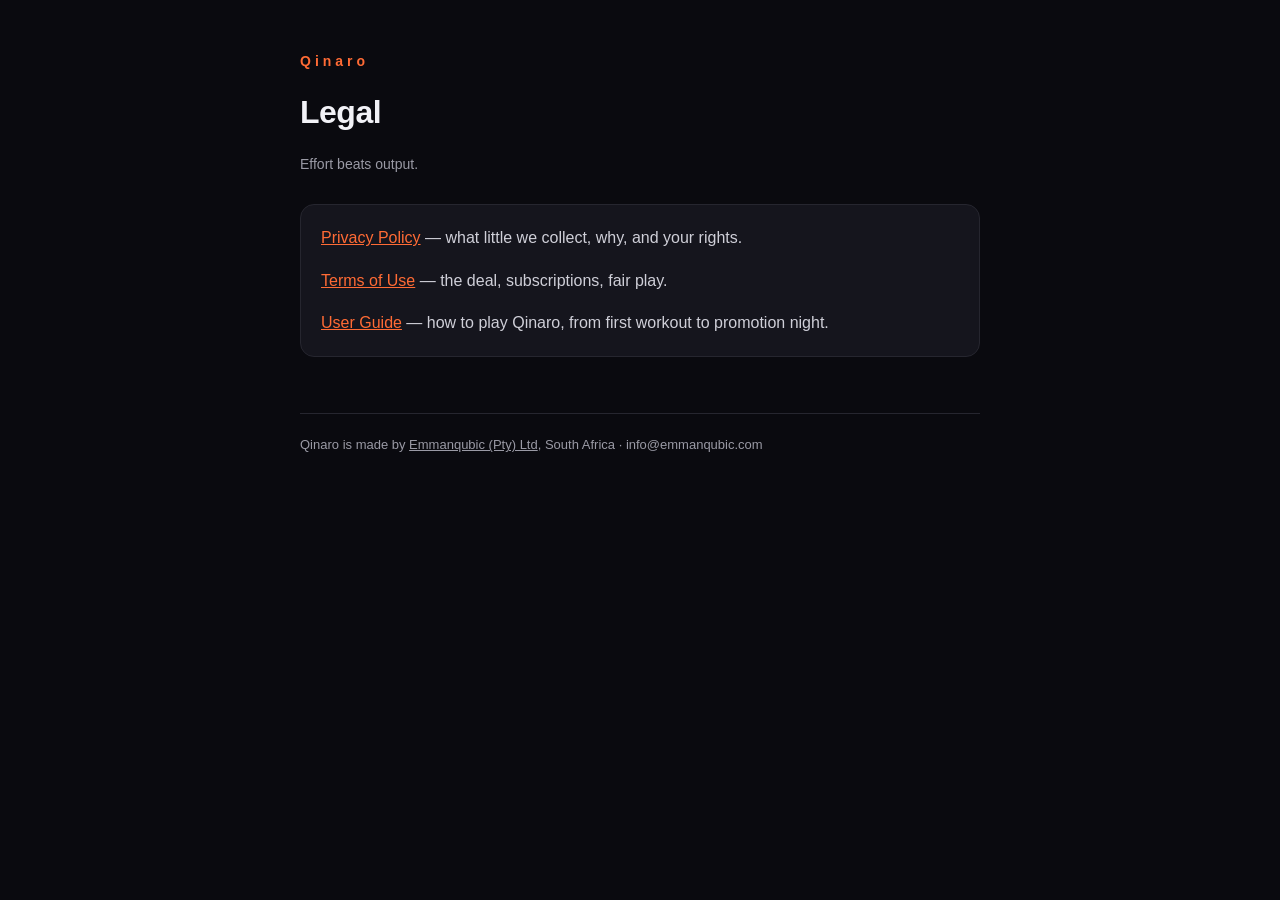
<file: index.html>
<!doctype html>
<html lang="en">
<head>
<meta charset="utf-8">
<meta name="viewport" content="width=device-width, initial-scale=1">
<title>Qinaro — Legal</title>
<link rel="stylesheet" href="style.css">
</head>
<body>
<main>
  <span class="brand">Qinaro</span>
  <h1>Legal</h1>
  <p class="meta">Effort beats output.</p>
  <div class="card">
    <p><a href="privacy/">Privacy Policy</a> — what little we collect, why, and your rights.</p>
    <p><a href="terms/">Terms of Use</a> — the deal, subscriptions, fair play.</p>
    <p><a href="guide/">User Guide</a> — how to play Qinaro, from first workout to promotion night.</p>
  </div>
  <footer>Qinaro is made by <a href="https://emmanqubic.com">Emmanqubic (Pty) Ltd</a>, South Africa · info@emmanqubic.com</footer>
</main>
</body>
</html>
</file>
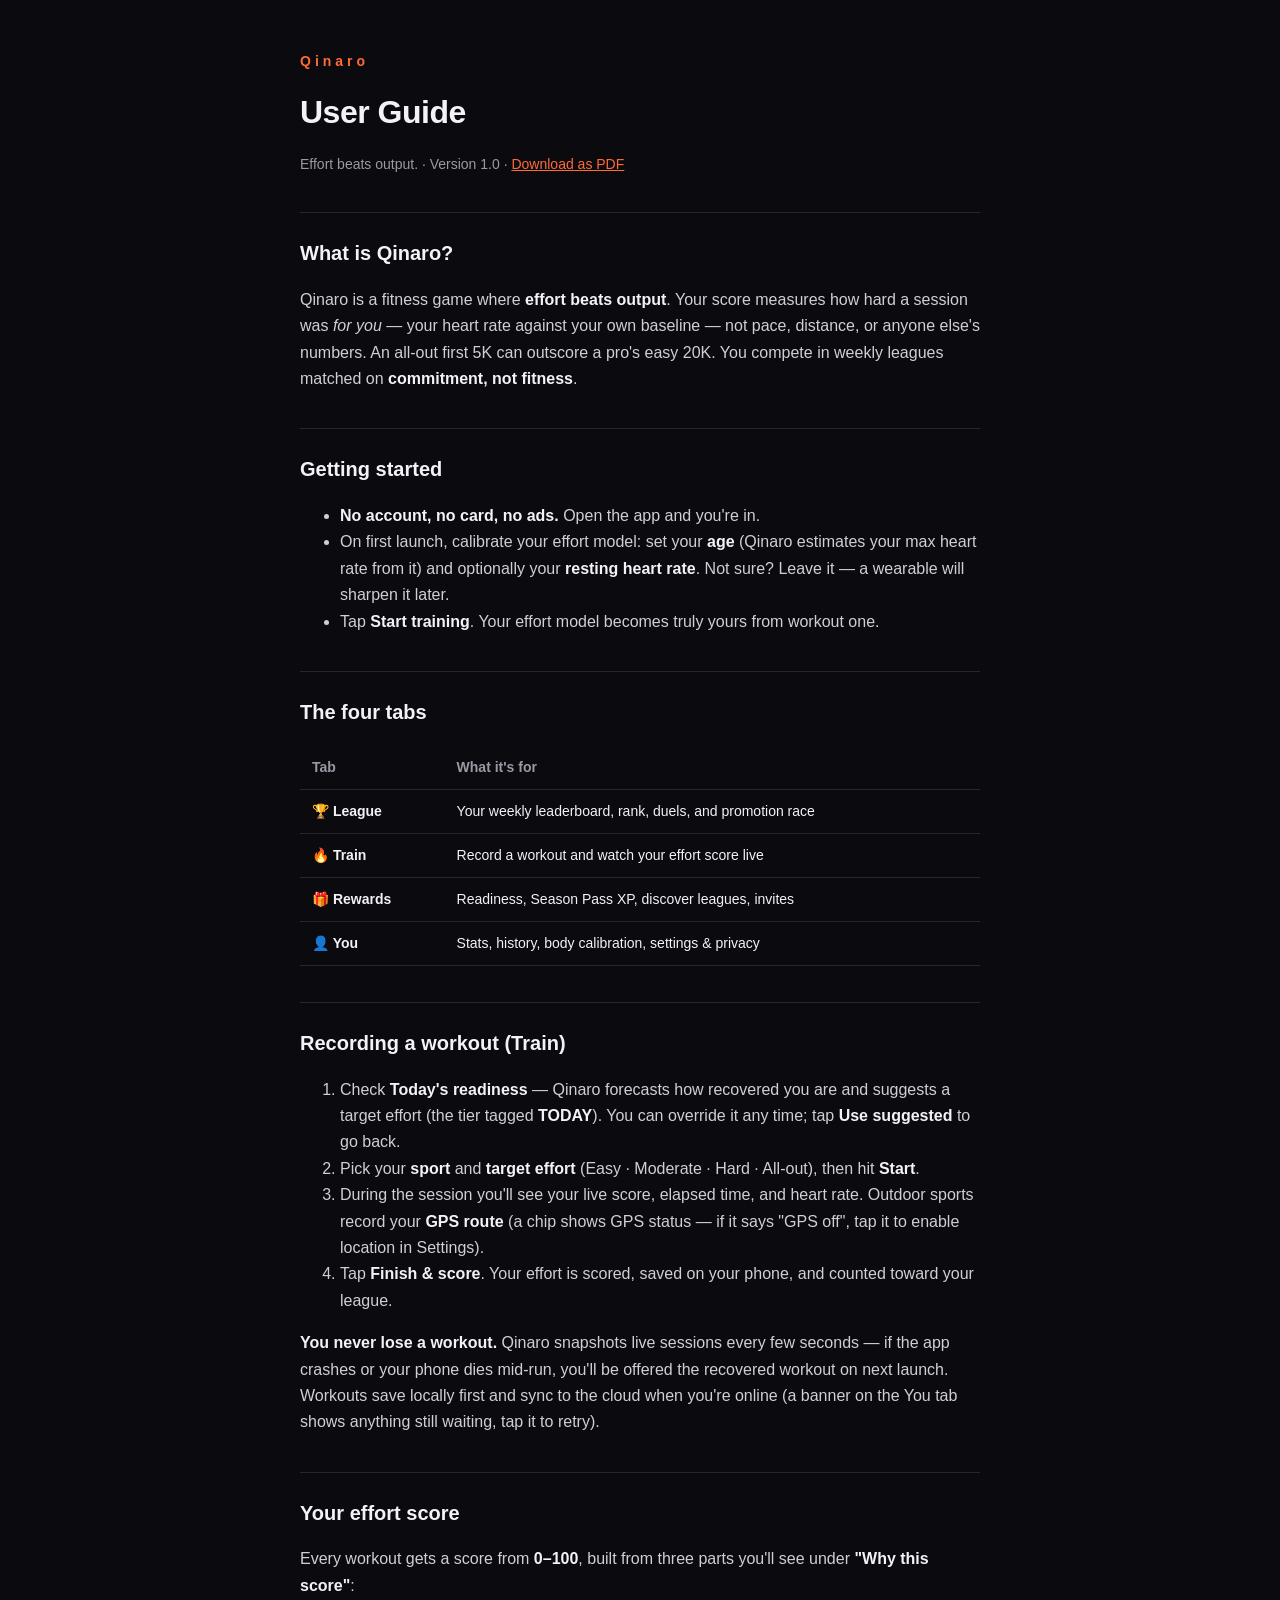
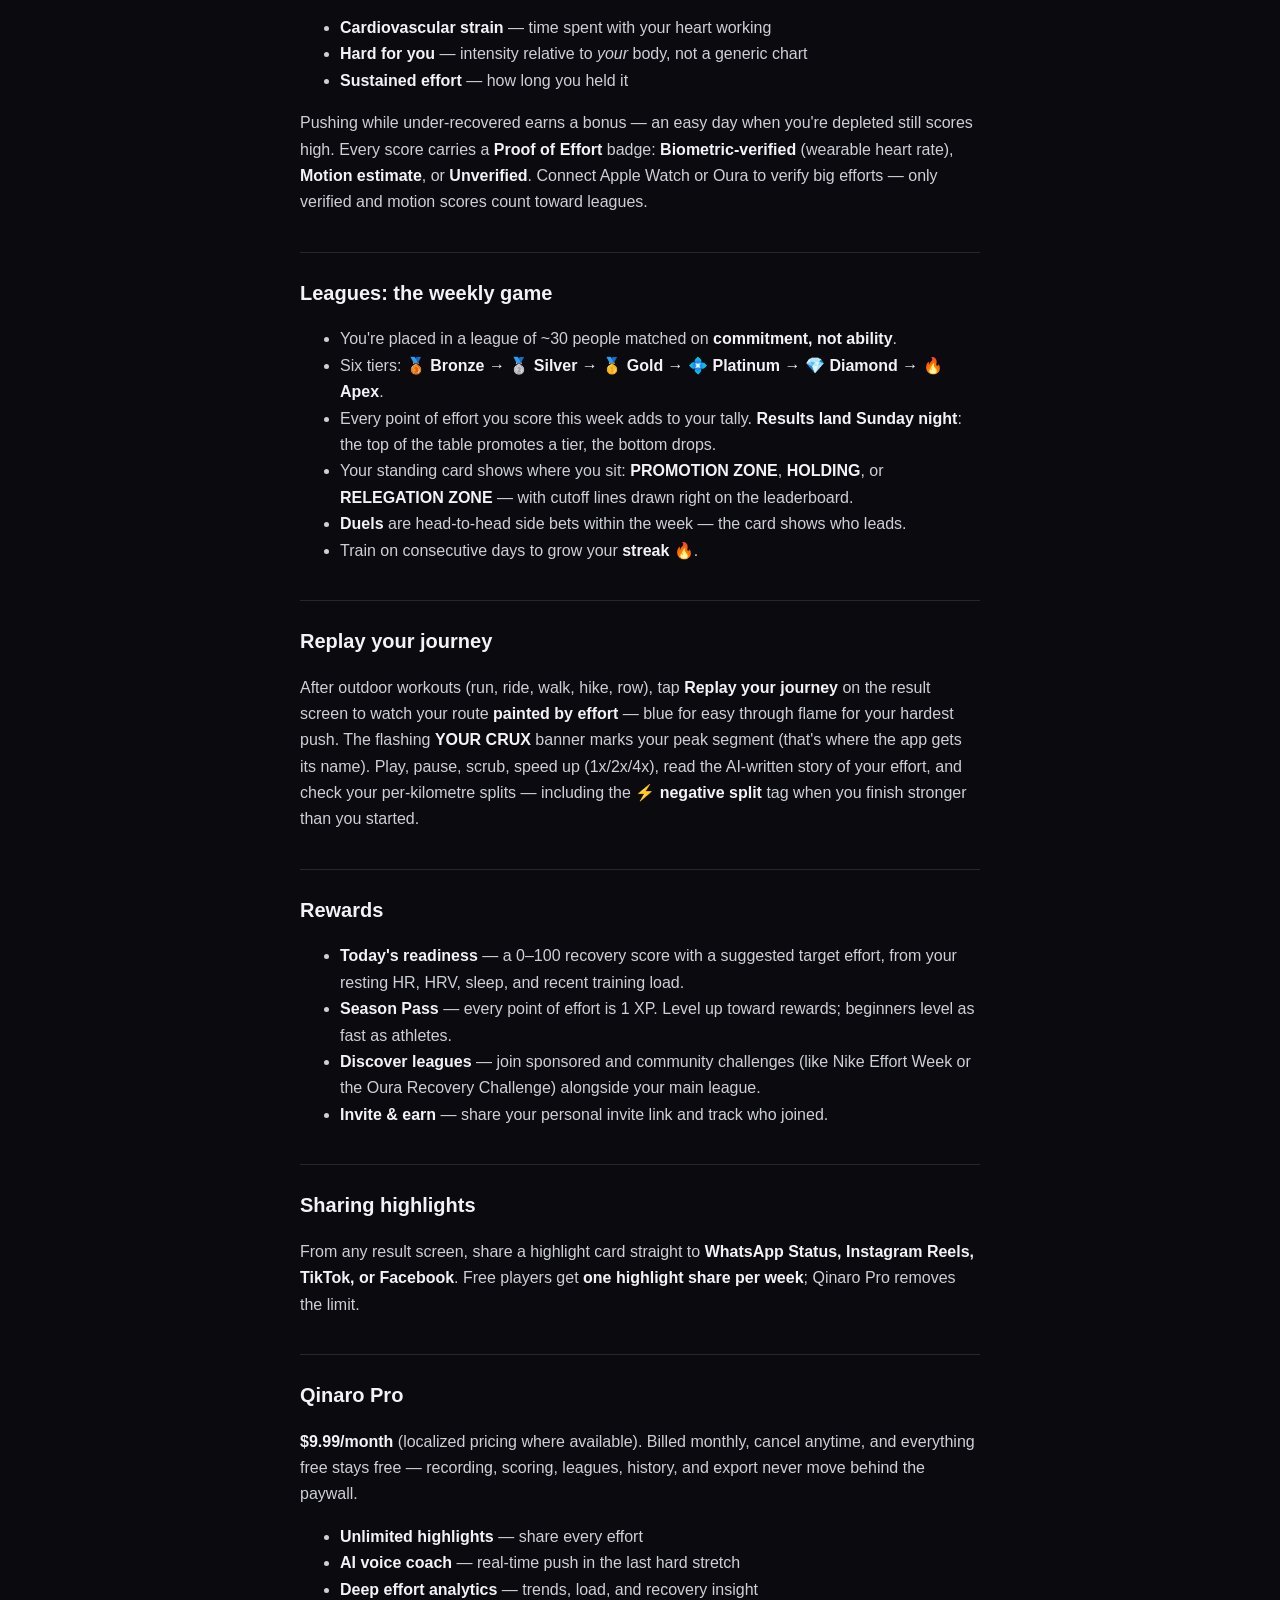
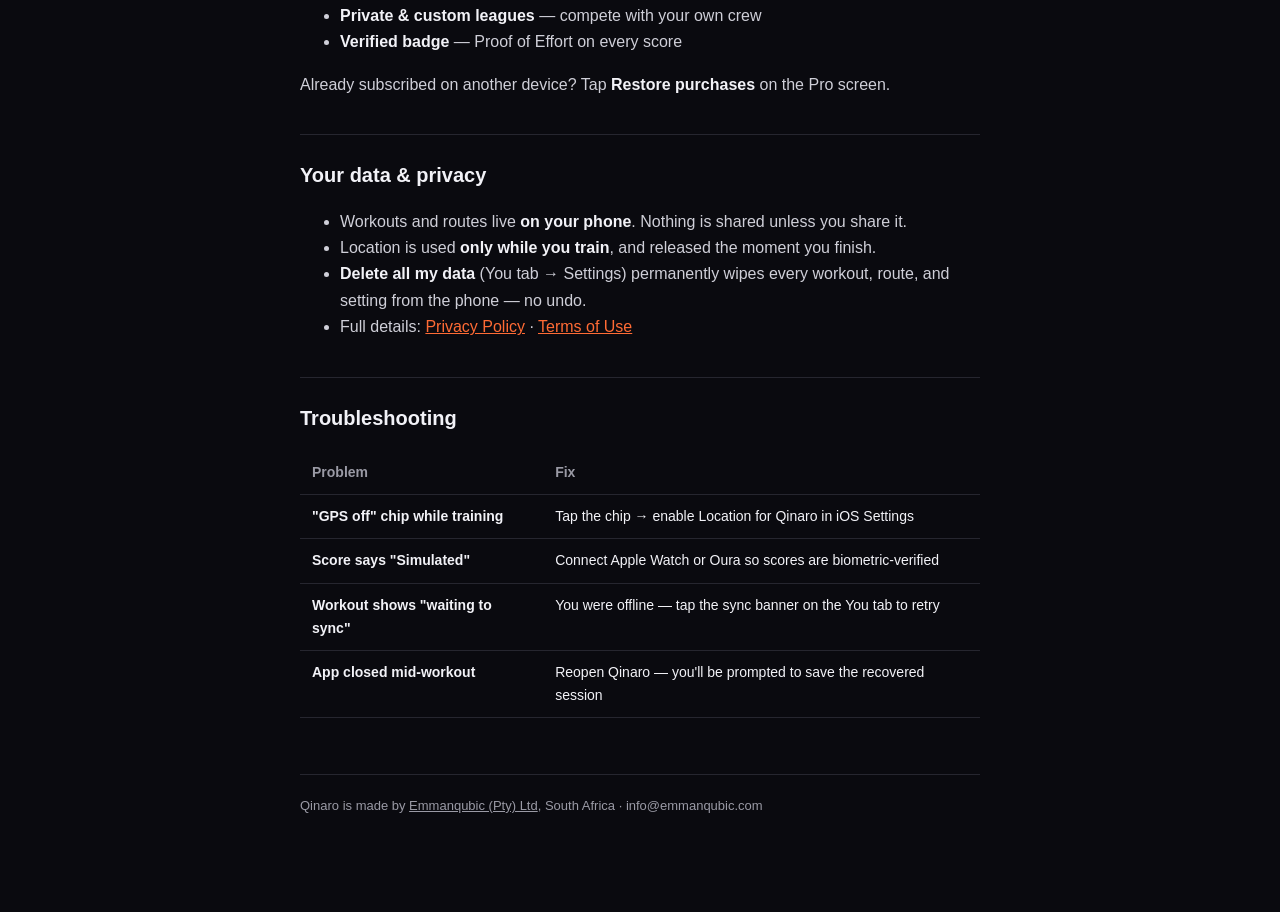
<file: guide/index.html>
<!doctype html>
<html lang="en">
<head>
<meta charset="utf-8">
<meta name="viewport" content="width=device-width, initial-scale=1">
<title>Qinaro — User Guide</title>
<link rel="stylesheet" href="../style.css">
</head>
<body>
<main>
  <a class="brand" href="../">Qinaro</a>
  <h1>User Guide</h1>
  <p class="meta">Effort beats output. · Version 1.0 · <a href="../CRUX-User-Guide.pdf">Download as PDF</a></p>

  <h2>What is Qinaro?</h2>
  <p>Qinaro is a fitness game where <strong>effort beats output</strong>. Your score measures how hard a session was <em>for you</em> — your heart rate against your own baseline — not pace, distance, or anyone else's numbers. An all-out first 5K can outscore a pro's easy 20K. You compete in weekly leagues matched on <strong>commitment, not fitness</strong>.</p>

  <h2>Getting started</h2>
  <ul>
    <li><strong>No account, no card, no ads.</strong> Open the app and you're in.</li>
    <li>On first launch, calibrate your effort model: set your <strong>age</strong> (Qinaro estimates your max heart rate from it) and optionally your <strong>resting heart rate</strong>. Not sure? Leave it — a wearable will sharpen it later.</li>
    <li>Tap <strong>Start training</strong>. Your effort model becomes truly yours from workout one.</li>
  </ul>

  <h2>The four tabs</h2>
  <table>
    <tr><th>Tab</th><th>What it's for</th></tr>
    <tr><td>🏆 League</td><td>Your weekly leaderboard, rank, duels, and promotion race</td></tr>
    <tr><td>🔥 Train</td><td>Record a workout and watch your effort score live</td></tr>
    <tr><td>🎁 Rewards</td><td>Readiness, Season Pass XP, discover leagues, invites</td></tr>
    <tr><td>👤 You</td><td>Stats, history, body calibration, settings &amp; privacy</td></tr>
  </table>

  <h2>Recording a workout (Train)</h2>
  <ol>
    <li>Check <strong>Today's readiness</strong> — Qinaro forecasts how recovered you are and suggests a target effort (the tier tagged <strong>TODAY</strong>). You can override it any time; tap <strong>Use suggested</strong> to go back.</li>
    <li>Pick your <strong>sport</strong> and <strong>target effort</strong> (Easy · Moderate · Hard · All-out), then hit <strong>Start</strong>.</li>
    <li>During the session you'll see your live score, elapsed time, and heart rate. Outdoor sports record your <strong>GPS route</strong> (a chip shows GPS status — if it says "GPS off", tap it to enable location in Settings).</li>
    <li>Tap <strong>Finish &amp; score</strong>. Your effort is scored, saved on your phone, and counted toward your league.</li>
  </ol>
  <p><strong>You never lose a workout.</strong> Qinaro snapshots live sessions every few seconds — if the app crashes or your phone dies mid-run, you'll be offered the recovered workout on next launch. Workouts save locally first and sync to the cloud when you're online (a banner on the You tab shows anything still waiting, tap it to retry).</p>

  <h2>Your effort score</h2>
  <p>Every workout gets a score from <strong>0–100</strong>, built from three parts you'll see under <strong>"Why this score"</strong>:</p>
  <ul>
    <li><strong>Cardiovascular strain</strong> — time spent with your heart working</li>
    <li><strong>Hard for you</strong> — intensity relative to <em>your</em> body, not a generic chart</li>
    <li><strong>Sustained effort</strong> — how long you held it</li>
  </ul>
  <p>Pushing while under-recovered earns a bonus — an easy day when you're depleted still scores high. Every score carries a <strong>Proof of Effort</strong> badge: <strong>Biometric-verified</strong> (wearable heart rate), <strong>Motion estimate</strong>, or <strong>Unverified</strong>. Connect Apple Watch or Oura to verify big efforts — only verified and motion scores count toward leagues.</p>

  <h2>Leagues: the weekly game</h2>
  <ul>
    <li>You're placed in a league of ~30 people matched on <strong>commitment, not ability</strong>.</li>
    <li>Six tiers: <strong>🥉 Bronze → 🥈 Silver → 🥇 Gold → 💠 Platinum → 💎 Diamond → 🔥 Apex</strong>.</li>
    <li>Every point of effort you score this week adds to your tally. <strong>Results land Sunday night</strong>: the top of the table promotes a tier, the bottom drops.</li>
    <li>Your standing card shows where you sit: <strong>PROMOTION ZONE</strong>, <strong>HOLDING</strong>, or <strong>RELEGATION ZONE</strong> — with cutoff lines drawn right on the leaderboard.</li>
    <li><strong>Duels</strong> are head-to-head side bets within the week — the card shows who leads.</li>
    <li>Train on consecutive days to grow your <strong>streak</strong> 🔥.</li>
  </ul>

  <h2>Replay your journey</h2>
  <p>After outdoor workouts (run, ride, walk, hike, row), tap <strong>Replay your journey</strong> on the result screen to watch your route <strong>painted by effort</strong> — blue for easy through flame for your hardest push. The flashing <strong>YOUR CRUX</strong> banner marks your peak segment (that's where the app gets its name). Play, pause, scrub, speed up (1x/2x/4x), read the AI-written story of your effort, and check your per-kilometre splits — including the <strong>⚡ negative split</strong> tag when you finish stronger than you started.</p>

  <h2>Rewards</h2>
  <ul>
    <li><strong>Today's readiness</strong> — a 0–100 recovery score with a suggested target effort, from your resting HR, HRV, sleep, and recent training load.</li>
    <li><strong>Season Pass</strong> — every point of effort is 1 XP. Level up toward rewards; beginners level as fast as athletes.</li>
    <li><strong>Discover leagues</strong> — join sponsored and community challenges (like Nike Effort Week or the Oura Recovery Challenge) alongside your main league.</li>
    <li><strong>Invite &amp; earn</strong> — share your personal invite link and track who joined.</li>
  </ul>

  <h2>Sharing highlights</h2>
  <p>From any result screen, share a highlight card straight to <strong>WhatsApp Status, Instagram Reels, TikTok, or Facebook</strong>. Free players get <strong>one highlight share per week</strong>; Qinaro Pro removes the limit.</p>

  <h2>Qinaro Pro</h2>
  <p><strong>$9.99/month</strong> (localized pricing where available). Billed monthly, cancel anytime, and everything free stays free — recording, scoring, leagues, history, and export never move behind the paywall.</p>
  <ul>
    <li><strong>Unlimited highlights</strong> — share every effort</li>
    <li><strong>AI voice coach</strong> — real-time push in the last hard stretch</li>
    <li><strong>Deep effort analytics</strong> — trends, load, and recovery insight</li>
    <li><strong>Private &amp; custom leagues</strong> — compete with your own crew</li>
    <li><strong>Verified badge</strong> — Proof of Effort on every score</li>
  </ul>
  <p>Already subscribed on another device? Tap <strong>Restore purchases</strong> on the Pro screen.</p>

  <h2>Your data &amp; privacy</h2>
  <ul>
    <li>Workouts and routes live <strong>on your phone</strong>. Nothing is shared unless you share it.</li>
    <li>Location is used <strong>only while you train</strong>, and released the moment you finish.</li>
    <li><strong>Delete all my data</strong> (You tab → Settings) permanently wipes every workout, route, and setting from the phone — no undo.</li>
    <li>Full details: <a href="../privacy/">Privacy Policy</a> · <a href="../terms/">Terms of Use</a></li>
  </ul>

  <h2>Troubleshooting</h2>
  <table>
    <tr><th>Problem</th><th>Fix</th></tr>
    <tr><td>"GPS off" chip while training</td><td>Tap the chip → enable Location for Qinaro in iOS Settings</td></tr>
    <tr><td>Score says "Simulated"</td><td>Connect Apple Watch or Oura so scores are biometric-verified</td></tr>
    <tr><td>Workout shows "waiting to sync"</td><td>You were offline — tap the sync banner on the You tab to retry</td></tr>
    <tr><td>App closed mid-workout</td><td>Reopen Qinaro — you'll be prompted to save the recovered session</td></tr>
  </table>

  <footer>Qinaro is made by <a href="https://emmanqubic.com">Emmanqubic (Pty) Ltd</a>, South Africa · info@emmanqubic.com</footer>
</main>
</body>
</html>
</file>
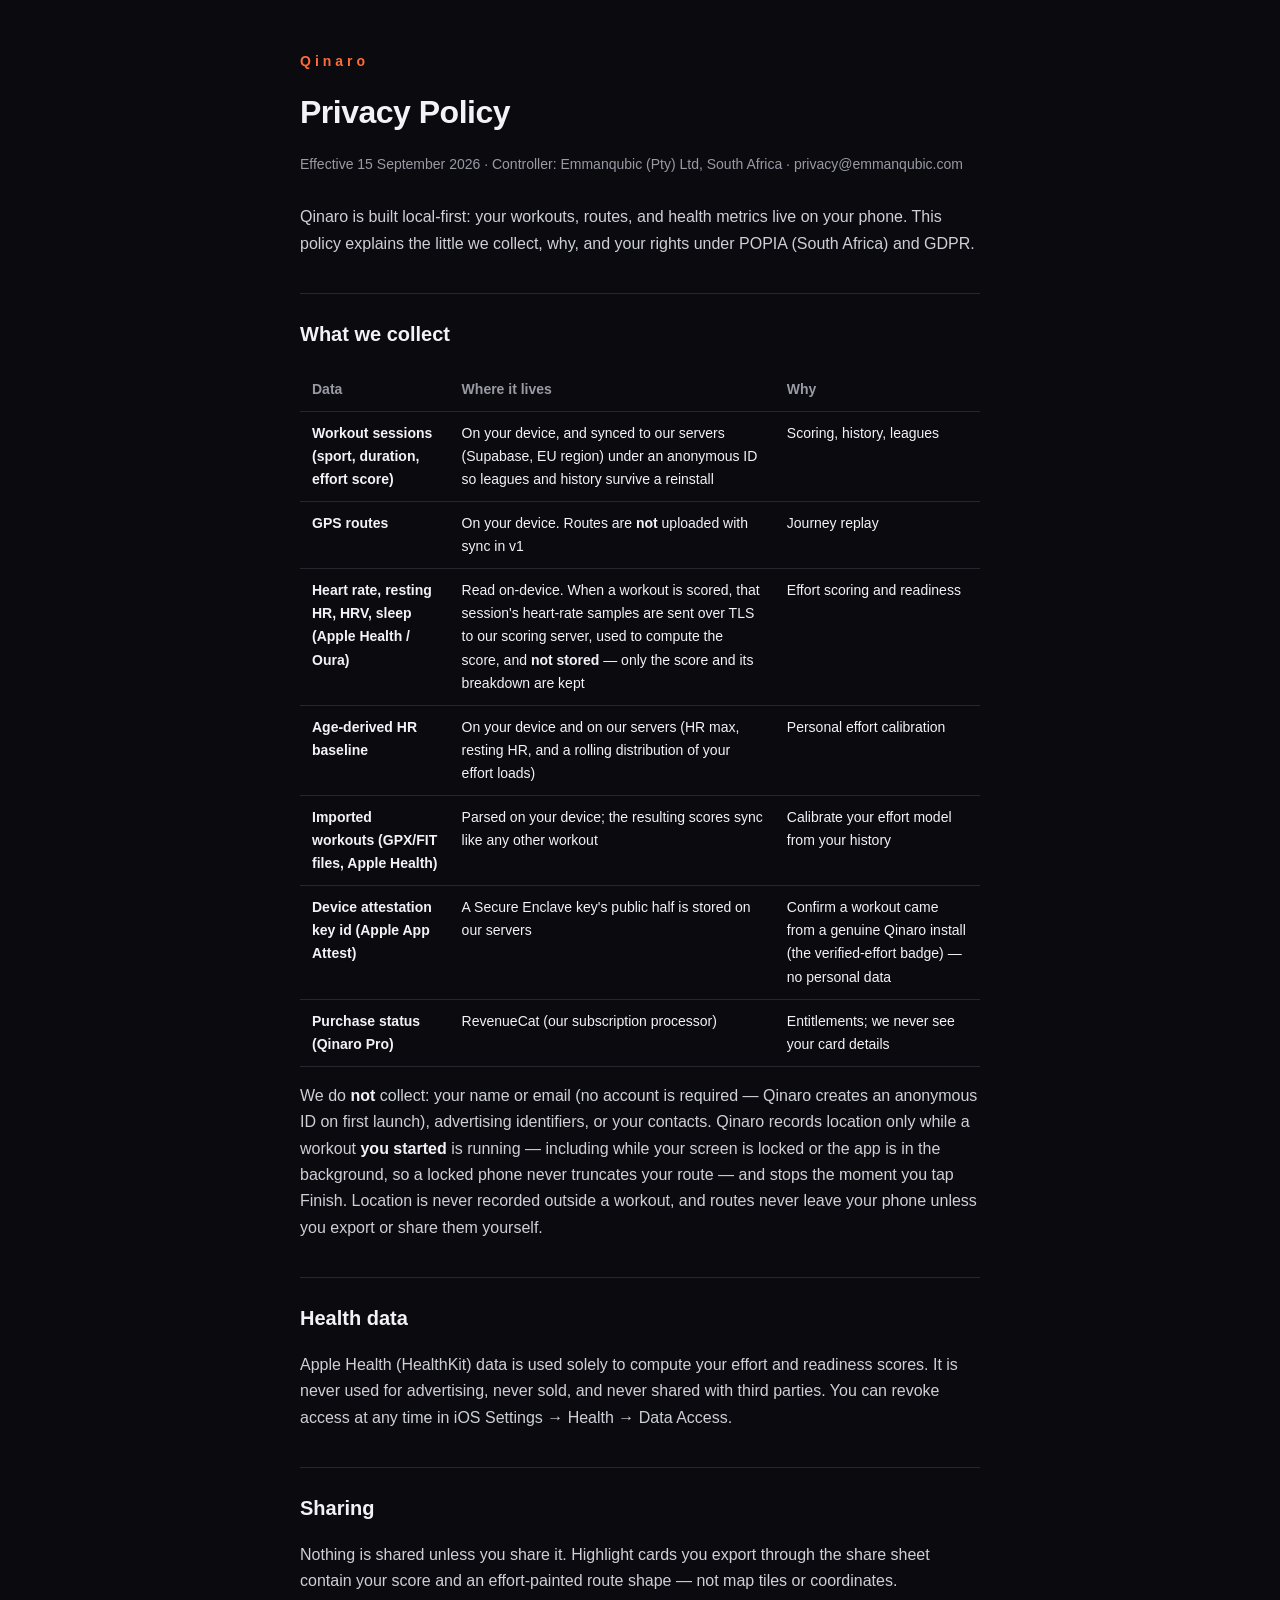
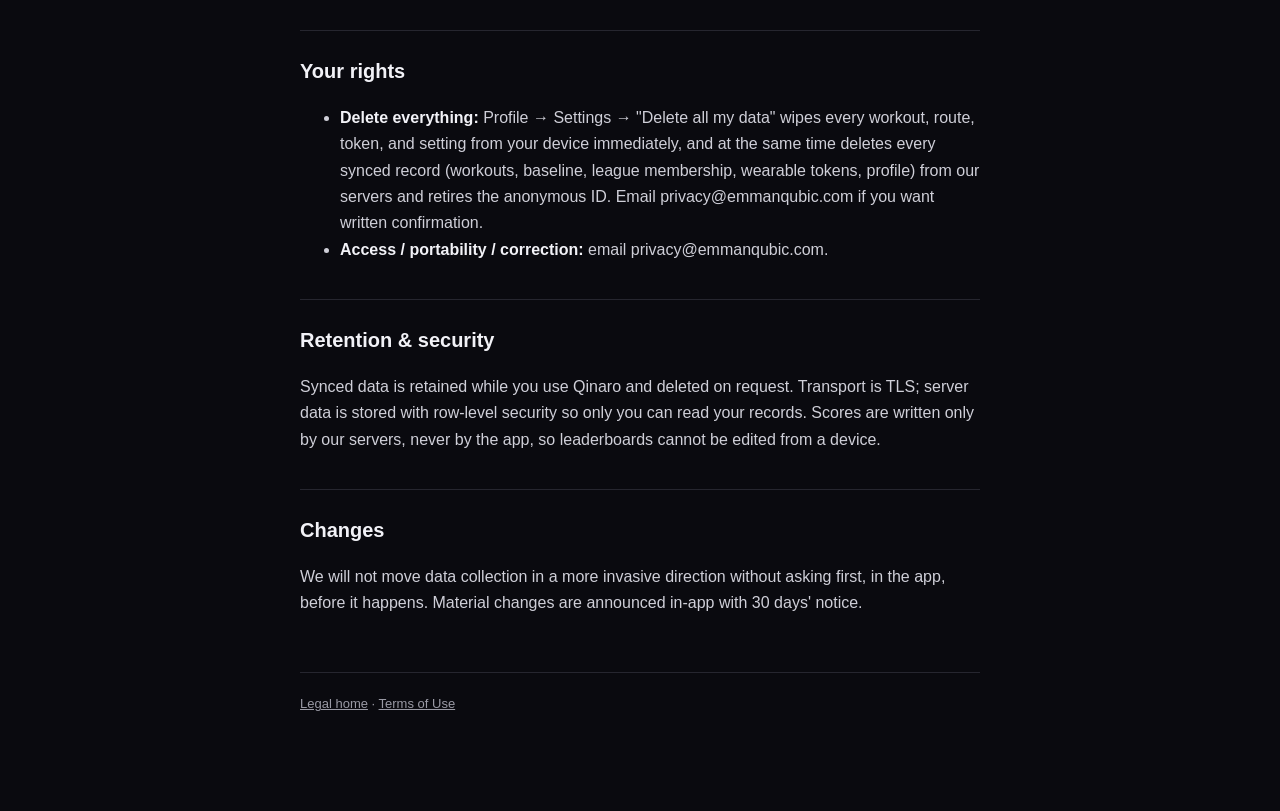
<file: privacy/index.html>
<!doctype html>
<html lang="en">
<head>
<meta charset="utf-8">
<meta name="viewport" content="width=device-width, initial-scale=1">
<title>Qinaro — Privacy Policy</title>
<link rel="stylesheet" href="../style.css">
</head>
<body>
<main>
  <a class="brand" href="../">Qinaro</a>
  <h1>Privacy Policy</h1>
  <p class="meta">Effective 15 September 2026 · Controller: Emmanqubic (Pty) Ltd, South Africa · privacy@emmanqubic.com</p>

  <p>Qinaro is built local-first: your workouts, routes, and health metrics live on your phone. This policy explains the little we collect, why, and your rights under POPIA (South Africa) and GDPR.</p>

  <h2>What we collect</h2>
  <table>
    <tr><th>Data</th><th>Where it lives</th><th>Why</th></tr>
    <tr><td>Workout sessions (sport, duration, effort score)</td><td>On your device, and synced to our servers (Supabase, EU region) under an anonymous ID so leagues and history survive a reinstall</td><td>Scoring, history, leagues</td></tr>
    <tr><td>GPS routes</td><td>On your device. Routes are <strong>not</strong> uploaded with sync in v1</td><td>Journey replay</td></tr>
    <tr><td>Heart rate, resting HR, HRV, sleep (Apple Health / Oura)</td><td>Read on-device. When a workout is scored, that session's heart-rate samples are sent over TLS to our scoring server, used to compute the score, and <strong>not stored</strong> — only the score and its breakdown are kept</td><td>Effort scoring and readiness</td></tr>
    <tr><td>Age-derived HR baseline</td><td>On your device and on our servers (HR max, resting HR, and a rolling distribution of your effort loads)</td><td>Personal effort calibration</td></tr>
    <tr><td>Imported workouts (GPX/FIT files, Apple Health)</td><td>Parsed on your device; the resulting scores sync like any other workout</td><td>Calibrate your effort model from your history</td></tr>
    <tr><td>Device attestation key id (Apple App Attest)</td><td>A Secure Enclave key's public half is stored on our servers</td><td>Confirm a workout came from a genuine Qinaro install (the verified-effort badge) — no personal data</td></tr>
    <tr><td>Purchase status (Qinaro Pro)</td><td>RevenueCat (our subscription processor)</td><td>Entitlements; we never see your card details</td></tr>
  </table>

  <p>We do <strong>not</strong> collect: your name or email (no account is required — Qinaro creates an anonymous ID on first launch), advertising identifiers, or your contacts. Qinaro records location only while a workout <strong>you started</strong> is running — including while your screen is locked or the app is in the background, so a locked phone never truncates your route — and stops the moment you tap Finish. Location is never recorded outside a workout, and routes never leave your phone unless you export or share them yourself.</p>

  <h2>Health data</h2>
  <p>Apple Health (HealthKit) data is used solely to compute your effort and readiness scores. It is never used for advertising, never sold, and never shared with third parties. You can revoke access at any time in iOS Settings → Health → Data Access.</p>

  <h2>Sharing</h2>
  <p>Nothing is shared unless you share it. Highlight cards you export through the share sheet contain your score and an effort-painted route shape — not map tiles or coordinates.</p>

  <h2>Your rights</h2>
  <ul>
    <li><strong>Delete everything:</strong> Profile → Settings → "Delete all my data" wipes every workout, route, token, and setting from your device immediately, and at the same time deletes every synced record (workouts, baseline, league membership, wearable tokens, profile) from our servers and retires the anonymous ID. Email privacy@emmanqubic.com if you want written confirmation.</li>
    <li><strong>Access / portability / correction:</strong> email privacy@emmanqubic.com.</li>
  </ul>

  <h2>Retention &amp; security</h2>
  <p>Synced data is retained while you use Qinaro and deleted on request. Transport is TLS; server data is stored with row-level security so only you can read your records. Scores are written only by our servers, never by the app, so leaderboards cannot be edited from a device.</p>

  <h2>Changes</h2>
  <p>We will not move data collection in a more invasive direction without asking first, in the app, before it happens. Material changes are announced in-app with 30 days' notice.</p>

  <footer><a href="../">Legal home</a> · <a href="../terms/">Terms of Use</a></footer>
</main>
</body>
</html>
</file>
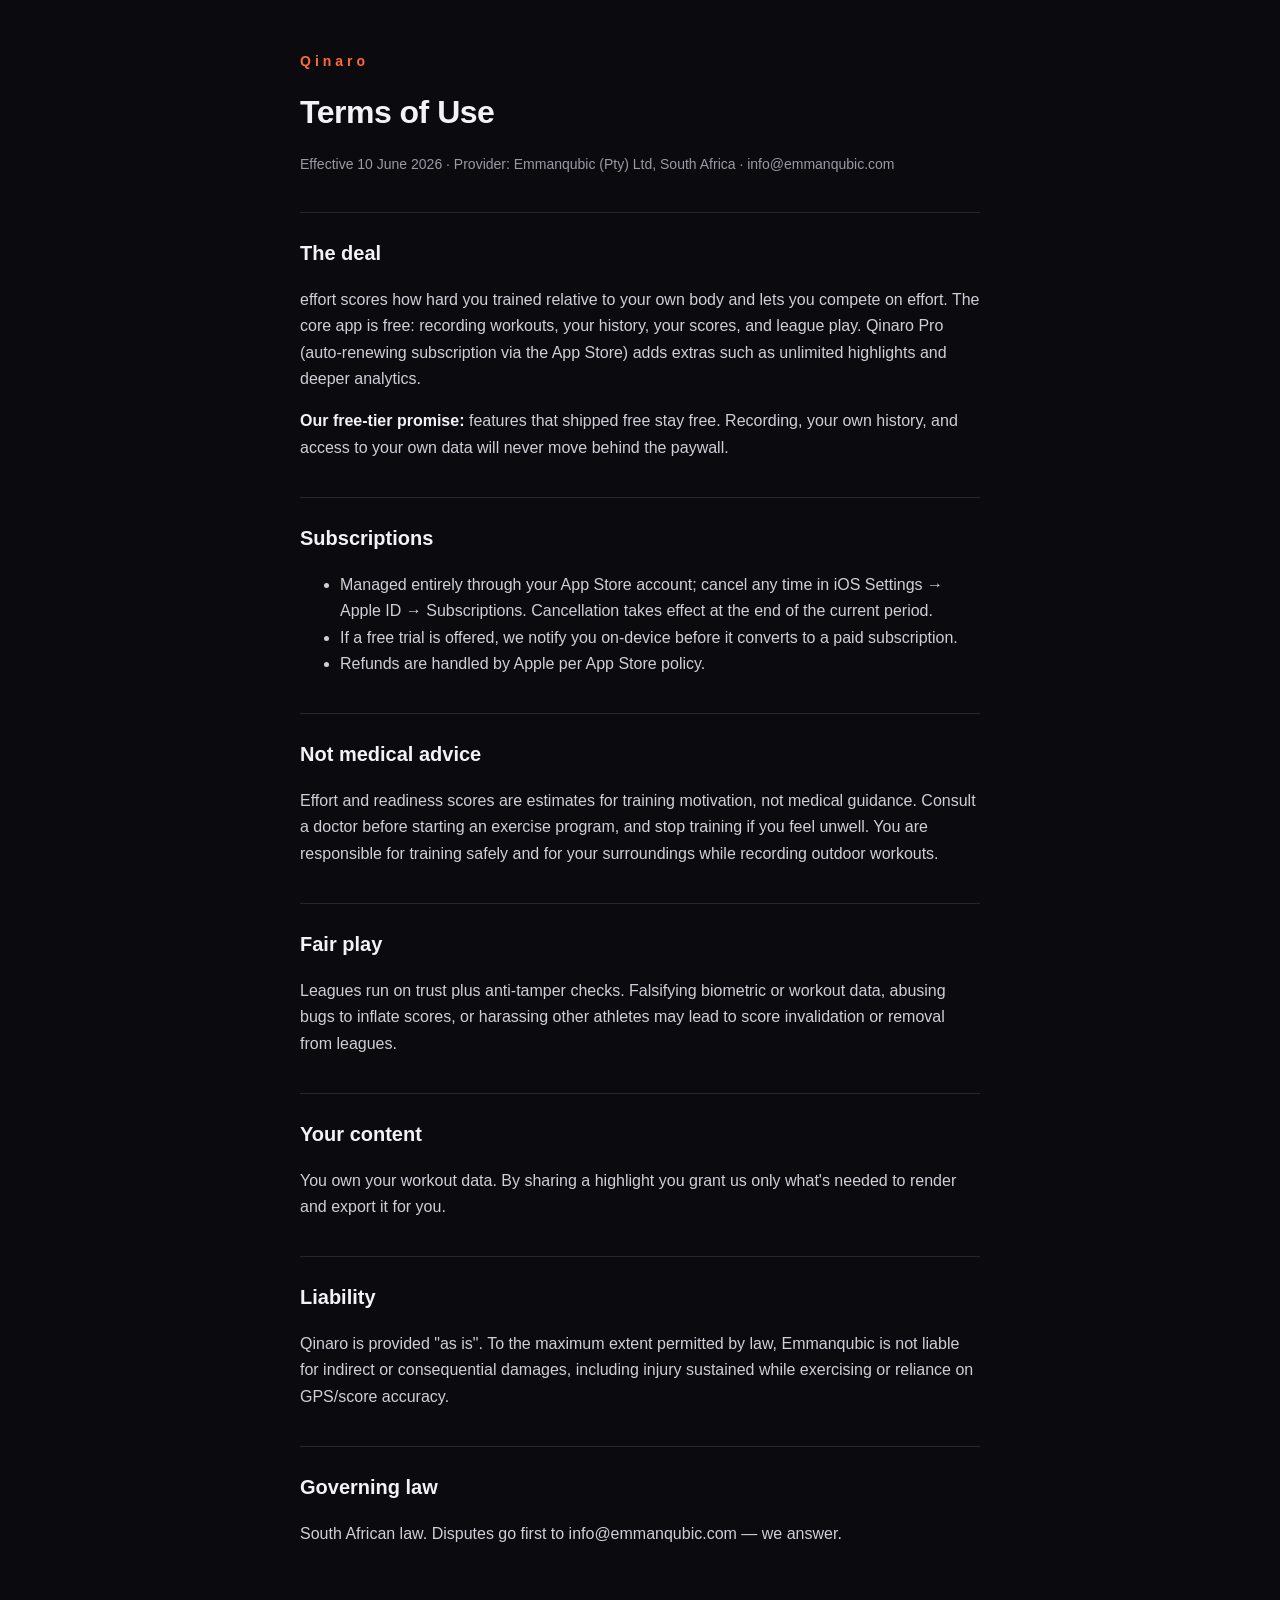
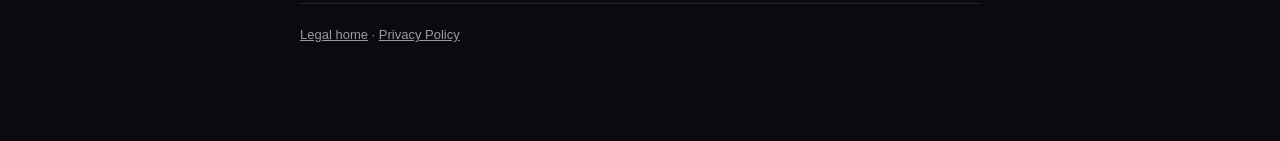
<file: terms/index.html>
<!doctype html>
<html lang="en">
<head>
<meta charset="utf-8">
<meta name="viewport" content="width=device-width, initial-scale=1">
<title>Qinaro — Terms of Use</title>
<link rel="stylesheet" href="../style.css">
</head>
<body>
<main>
  <a class="brand" href="../">Qinaro</a>
  <h1>Terms of Use</h1>
  <p class="meta">Effective 10 June 2026 · Provider: Emmanqubic (Pty) Ltd, South Africa · info@emmanqubic.com</p>

  <h2>The deal</h2>
  <p>effort scores how hard you trained relative to your own body and lets you compete on effort. The core app is free: recording workouts, your history, your scores, and league play. Qinaro Pro (auto-renewing subscription via the App Store) adds extras such as unlimited highlights and deeper analytics.</p>
  <p><strong>Our free-tier promise:</strong> features that shipped free stay free. Recording, your own history, and access to your own data will never move behind the paywall.</p>

  <h2>Subscriptions</h2>
  <ul>
    <li>Managed entirely through your App Store account; cancel any time in iOS Settings → Apple ID → Subscriptions. Cancellation takes effect at the end of the current period.</li>
    <li>If a free trial is offered, we notify you on-device before it converts to a paid subscription.</li>
    <li>Refunds are handled by Apple per App Store policy.</li>
  </ul>

  <h2>Not medical advice</h2>
  <p>Effort and readiness scores are estimates for training motivation, not medical guidance. Consult a doctor before starting an exercise program, and stop training if you feel unwell. You are responsible for training safely and for your surroundings while recording outdoor workouts.</p>

  <h2>Fair play</h2>
  <p>Leagues run on trust plus anti-tamper checks. Falsifying biometric or workout data, abusing bugs to inflate scores, or harassing other athletes may lead to score invalidation or removal from leagues.</p>

  <h2>Your content</h2>
  <p>You own your workout data. By sharing a highlight you grant us only what's needed to render and export it for you.</p>

  <h2>Liability</h2>
  <p>Qinaro is provided "as is". To the maximum extent permitted by law, Emmanqubic is not liable for indirect or consequential damages, including injury sustained while exercising or reliance on GPS/score accuracy.</p>

  <h2>Governing law</h2>
  <p>South African law. Disputes go first to info@emmanqubic.com — we answer.</p>

  <footer><a href="../">Legal home</a> · <a href="../privacy/">Privacy Policy</a></footer>
</main>
</body>
</html>
</file>
<file: style.css>
:root {
  --bg: #0a0a0f;
  --surface: #15151d;
  --text: #f2f2f7;
  --muted: #9a9aa5;
  --flame: #ff6b35;
  --hairline: #26262f;
}
* { box-sizing: border-box; }
body {
  margin: 0;
  background: var(--bg);
  color: var(--text);
  font: 16px/1.65 -apple-system, BlinkMacSystemFont, "Segoe UI", Roboto, sans-serif;
  -webkit-font-smoothing: antialiased;
}
main { max-width: 720px; margin: 0 auto; padding: 48px 20px 96px; }
.brand { color: var(--flame); font-weight: 800; letter-spacing: 4px; font-size: 14px; text-decoration: none; }
h1 { font-size: 32px; letter-spacing: -0.5px; margin: 12px 0 4px; }
h2 { font-size: 20px; margin-top: 36px; border-top: 1px solid var(--hairline); padding-top: 24px; }
.meta { color: var(--muted); font-size: 14px; margin-bottom: 28px; }
p, li { color: #cfcfd8; }
strong { color: var(--text); }
a { color: var(--flame); }
table { width: 100%; border-collapse: collapse; font-size: 14px; margin: 16px 0; }
th, td { text-align: left; padding: 10px 12px; border-bottom: 1px solid var(--hairline); vertical-align: top; }
th { color: var(--muted); font-weight: 700; }
tr td:first-child { color: var(--text); font-weight: 600; }
.card { background: var(--surface); border: 1px solid var(--hairline); border-radius: 14px; padding: 4px 20px; margin: 20px 0; }
footer { color: var(--muted); font-size: 13px; margin-top: 56px; border-top: 1px solid var(--hairline); padding-top: 20px; }
footer a { color: var(--muted); }
</file>
